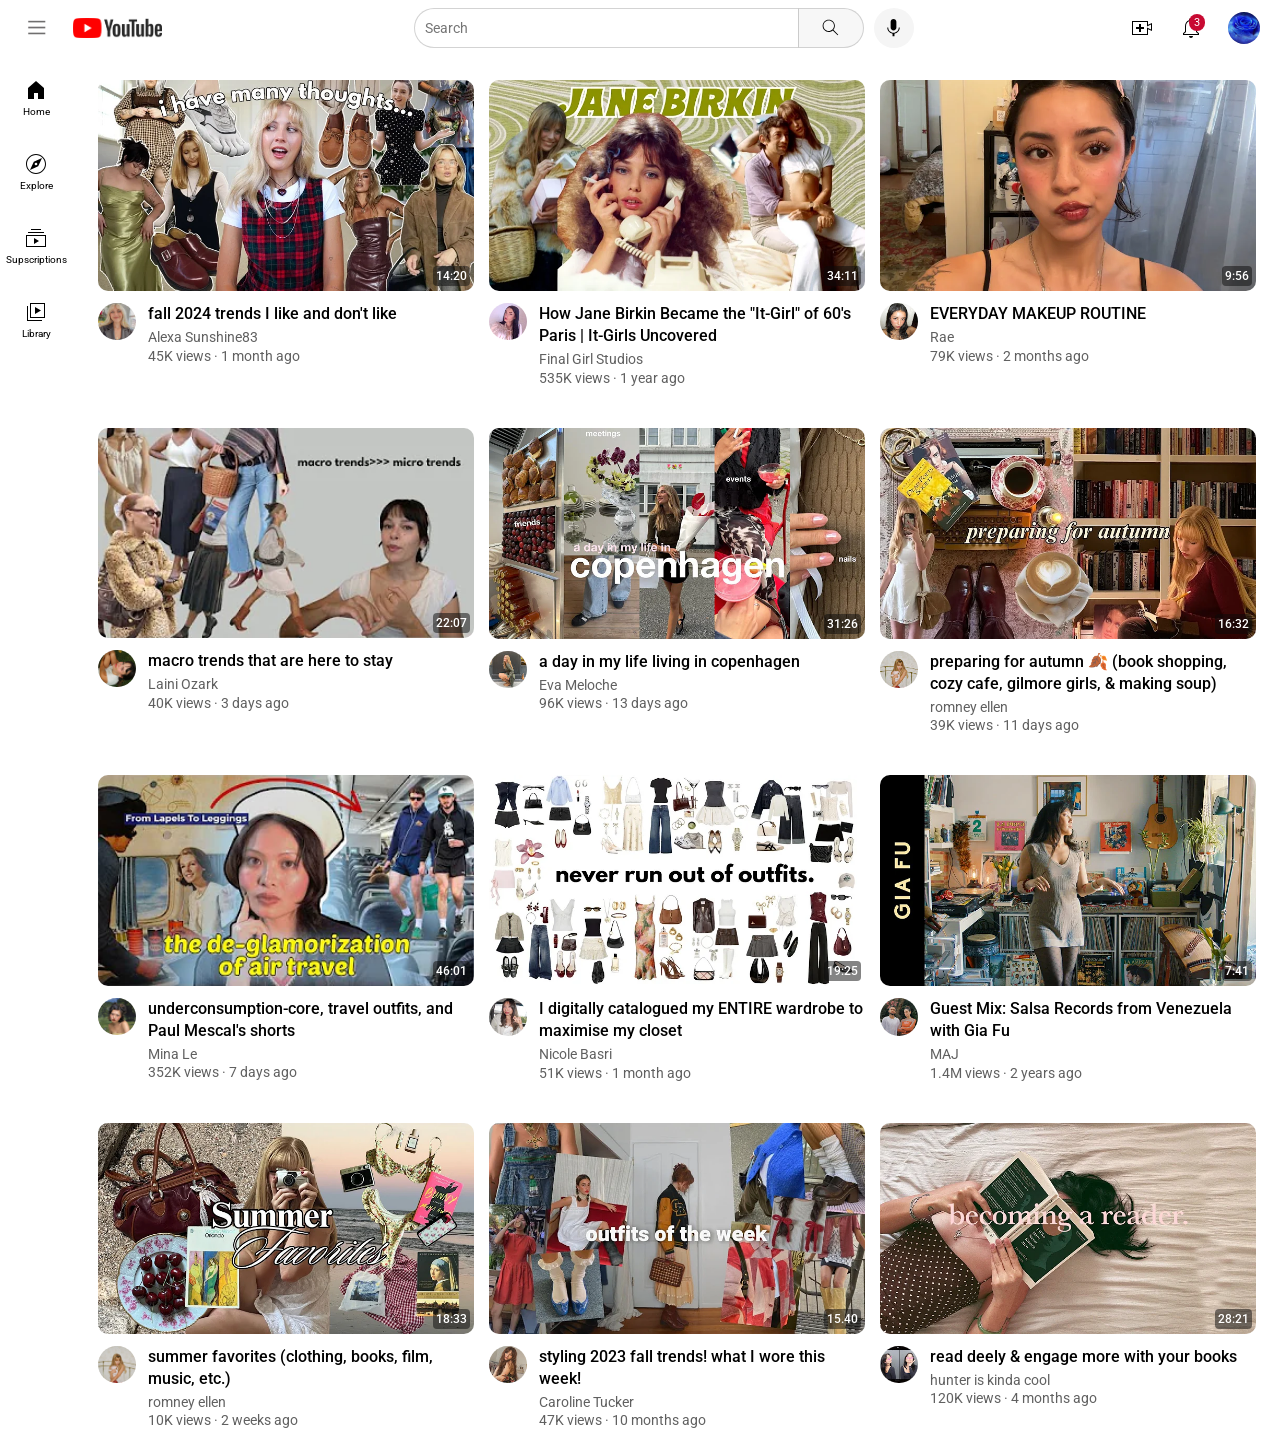
<file: index.html>
<!DOCTYPE html>
<html>
    <head>
        <title>Youtube (saanvi's version)</title>
        
        <link rel="preconnect" href="https://fonts.googleapis.com">
        <link rel="preconnect" href="https://fonts.gstatic.com" crossorigin>
        <link href="https://fonts.googleapis.com/css2?family=Roboto:ital,wght@0,100;0,300;0,400;0,500;0,700;0,900;1,100;1,300;1,400;1,500;1,700;1,900&display=swap" rel="stylesheet">

        <link rel="stylesheet" href = "styles/general.css">
        <link rel="stylesheet" href = "styles/header.css">
        <link rel="stylesheet" href = "styles/video.css">
        <link rel="stylesheet" href = "styles/sidebar.css">
    </head>

    <body>
        <div class="header">
            <div class="left-section">
                <img class='hamburger-menu' src="icons/hamburger-menu.webp">
                <img class='youtube-logo' src="icons/youtube_logo.png">
            </div>

            <div class="middle-section">
                <input class = "search-bar" type = "text" placeholder="Search"> <!-- can also do check for a checkbox -->
                <button class="search-button">
                    <img class = "search-icon" src="icons/glass.svg">
                    <div class = 'tooltip'>Search</div>
                </button>
                <button class="voice-search-button">
                    <img class="voice-search-icon" src ="icons/voice.svg">
                    <div class = 'tooltip'>Search with your voice</div>
                </button>
            </div>

            <div class="right-section">
                <div class ="upload-icon-container">
                    <img class = "upload-icon" src = "icons/upload-video.svg">
                    <div class = 'tooltip'>Create</div>
                </div>
                <div class = 'notifications-icon-container'> <!-- so that we can relative absolute position-->
                    <img class = "notifications-icon" src = "icons/bell.svg">
                    <div class = 'notifications-count'>3</div>
                    <div class = 'tooltip'>Notifications</div>
                </div>
                <img class = "current-user-picture" src = "profile-pics/my_profile_pic.jpg">
            </div>
        </div>

        <nav class="sidebar">
            <div class="sidebar-link">
                <img src="icons/home.svg">
                <div>Home</div>
            </div>
            <div class="sidebar-link">
                <img src="icons/explore.svg">
                <div>Explore</div>
            </div>
            <div class="sidebar-link">
                <img src="icons/subscriptions.svg">
                <div>Supscriptions</div>
            </div>
            <div class="sidebar-link">
                <img src="icons/library.svg">
                <div>Library</div>
            </div>
        </nav> <!-- since it helps with navigation, works same as a div -->

        <main> <!-- contains almost all of the body content -->
            <section class ="video-grid"> <!-- since we could have other sections in the main section -->

                <div class = "video-preview" id = "video1"> 
                    <div class = 'thumbnail-row'> <!--vertical layout div, between thumbnail and info-->  
                        <img class="thumbnail" src ="thumbnails/tn1.webp"> <!-- are both void elements -->
                        <div class="video-time">14:20</div>
                    </div>
                    <div class = "video-info-grid"> 
                        <div class = "channel-picture"> <!--the two horixontal divs, between profile pic and text-->
                            <img class = 'profile-picture' src ="profile-pics/pfp1.jpg">
                        </div> 
                        <div class = "video-info">
                            <!-- text for the first image -->
                            <p class = 'video-title'> fall 2024 trends I like and don't like </p>
                            <p class = 'video-author'> Alexa Sunshine83 </p>
                            <p class = 'video-stats'> 45K views &#183; 1 month ago</p> 
                        </div>  
                    </div>
                </div>
        
                <div class = "video-preview" id = "video2"> 
                    <div class = 'thumbnail-row'> <!--vertical layout div, between thumbnail and info-->  
                        <img class="thumbnail" src = "thumbnails/tn2.webp"> <!-- are both void elements -->
                        <div class="video-time">34:11</div>
                    </div>
                    <div class = "video-info-grid"> 
                        <div class = "channel-picture"> <!--the two horixontal divs, between profile pic and text-->
                            <img class = 'profile-picture' src ="profile-pics/pfp2.jpg">
                        </div> 
                        <div class = "video-info">
                            <!-- text for the second image -->
                            <p class = 'video-title'> How Jane Birkin Became the "It-Girl" of 60's Paris | It-Girls Uncovered</p>
                            <p class = 'video-author'> Final Girl Studios </p>
                            <p class = 'video-stats'> 535K views &#183; 1 year ago</p> 
                        </div>
                    </div>
                </div>
        
                <div class = "video-preview" id = "video3"> 
                    <div class = 'thumbnail-row'> 
                        <img class="thumbnail" src = "thumbnails/tn3.webp"> 
                        <div class="video-time">9:56</div>
                    </div>
                    <div class = "video-info-grid"> 
                        <div class = "channel-picture"> 
                            <img class = 'profile-picture' src ="profile-pics/pfp3.jpg">
                        </div> 
                        <div class = "video-info">
                            <!-- text for the third image -->
                            <p class = 'video-title'> EVERYDAY MAKEUP ROUTINE</p>
                            <p class = 'video-author'> Rae </p>
                            <p class = 'video-stats'> 79K views &#183; 2 months ago</p> 
                        </div>
                    </div>
                </div>
        
                <div class = "video-preview" id = "video4"> 
                    <div class = 'thumbnail-row'> 
                        <img class="thumbnail" src = "thumbnails/tn4.webp">
                        <div class="video-time">22:07</div>
                    </div>
                    <div class = "video-info-grid"> 
                        <div class = "channel-picture">
                            <img class = 'profile-picture' src ="profile-pics/pfp4.jpg">
                        </div> 
                        <div class = "video-info">
                            <!-- text for the fourth image -->
                            <p class = 'video-title'> macro trends that are here to stay</p>
                            <p class = 'video-author'> Laini Ozark </p>
                            <p class = 'video-stats'> 40K views &#183; 3 days ago</p> 
                        </div>
                    </div>
                </div>
        
                <div class = "video-preview" id = "video5"> 
                    <div class = 'thumbnail-row'> 
                        <img class="thumbnail" src = "thumbnails/tn5.webp">
                        <div class="video-time">31:26</div>
                    </div>
                    <div class = "video-info-grid"> 
                        <div class = "channel-picture">
                            <img class = 'profile-picture' src ="profile-pics/pfp5.jpg">
                        </div> 
                        <div class = "video-info">
                            <!-- text for the fifth image -->
                            <p class = 'video-title'> a day in my life living in copenhagen</p>
                            <p class = 'video-author'> Eva Meloche </p>
                            <p class = 'video-stats'> 96K views &#183; 13 days ago</p> 
                        </div>
                    </div>
                </div>
        
                <div class = "video-preview" id = "video6"> 
                    <div class = 'thumbnail-row'> 
                        <img class="thumbnail" src = "thumbnails/tn6.webp">
                        <div class="video-time">16:32</div>
                    </div>
                    <div class = "video-info-grid"> 
                        <div class = "channel-picture">
                            <img class = 'profile-picture' src ="profile-pics/pfp6.jpg">
                        </div> 
                        <div class = "video-info">
                            <!-- text for the sixth image -->
                            <p class = 'video-title'> preparing for autumn 🍂 (book shopping, cozy cafe, gilmore girls, & making soup) </p>
                            <p class = 'video-author'> romney ellen </p>
                            <p class = 'video-stats'> 39K views &#183; 11 days ago</p> 
                        </div>
                    </div>
                </div>
    
                <div class = "video-preview" id = "video7"> 
                    <div class = 'thumbnail-row'> 
                        <img class="thumbnail" src = "thumbnails/tn7.webp">
                        <div class="video-time">46:01</div>
                    </div>
                    <div class = "video-info-grid"> 
                        <div class = "channel-picture">
                            <img class = 'profile-picture' src ="profile-pics/pfp7.jpg">
                        </div> 
                        <div class = "video-info">
                            <!-- text for the seventh image -->
                            <p class = 'video-title'> underconsumption-core, travel outfits, and Paul Mescal&#39;s shorts </p>
                            <p class = 'video-author'> Mina Le </p>
                            <p class = 'video-stats'> 352K views &#183; 7 days ago</p> 
                        </div>
                    </div>
                </div>
    
                <div class = "video-preview" id = "video8"> 
                    <div class = 'thumbnail-row'> 
                        <img class="thumbnail" src = "thumbnails/tn8.webp">
                        <div class="video-time">19:25</div>
                    </div>
                    <div class = "video-info-grid"> 
                        <div class = "channel-picture">
                            <img class = 'profile-picture' src ="profile-pics/pfp8.jpg">
                        </div> 
                        <div class = "video-info">
                            <!-- text for the eighth image -->
                            <p class = 'video-title'> I digitally catalogued my ENTIRE wardrobe to maximise my closet </p>
                            <p class = 'video-author'> Nicole Basri </p>
                            <p class = 'video-stats'> 51K views &#183; 1 month ago</p> 
                        </div>
                    </div>
                </div>
    
                <div class = "video-preview" id = "video9"> 
                    <div class = 'thumbnail-row'> 
                        <img class="thumbnail" src = "thumbnails/tn9.webp">
                        <div class="video-time">7:41</div>
                    </div>
                    <div class = "video-info-grid"> 
                        <div class = "channel-picture">
                            <img class = 'profile-picture' src ="profile-pics/pfp9.jpg">
                        </div> 
                        <div class = "video-info">
                            <!-- text for the ninth image -->
                            <p class = 'video-title'> Guest Mix: Salsa Records from Venezuela with Gia Fu </p>
                            <p class = 'video-author'>  MAJ </p>
                            <p class = 'video-stats'> 1.4M views &#183; 2 years ago</p> 
                        </div>
                    </div>
                </div>
    
                <div class = "video-preview" id = "video10"> 
                    <div class = 'thumbnail-row'> 
                        <img class="thumbnail" src = "thumbnails/tn10.webp">
                        <div class="video-time">18:33</div>
                    </div>
                    <div class = "video-info-grid"> 
                        <div class = "channel-picture">
                            <img class = 'profile-picture' src ="profile-pics/pfp10.jpg">
                        </div> 
                        <div class = "video-info">
                            <!-- text for the tenth image -->
                            <p class = 'video-title'> summer favorites (clothing, books, film, music, etc.) </p>
                            <p class = 'video-author'> romney ellen </p>
                            <p class = 'video-stats'> 10K views &#183; 2 weeks ago</p> 
                        </div>
                    </div>
                </div>
    
                <div class = "video-preview" id = "video11"> 
                    <div class = 'thumbnail-row'> 
                        <img class="thumbnail" src = "thumbnails/tn11.webp">
                        <div class="video-time">15.40</div>
                    </div>
                    <div class = "video-info-grid"> 
                        <div class = "channel-picture">
                            <img class = 'profile-picture' src ="profile-pics/pfp11.jpg">
                        </div> 
                        <div class = "video-info">
                            <!-- text for the eleventh image -->
                            <p class = 'video-title'> styling 2023 fall trends! what I wore this week! </p>
                            <p class = 'video-author'>  Caroline Tucker </p>
                            <p class = 'video-stats'> 47K views &#183; 10 months ago</p> 
                        </div>
                    </div>
                </div>
    
                <div class = "video-preview" id = "video12"> 
                    <div class = 'thumbnail-row'> 
                        <img class="thumbnail" src = "thumbnails/tn12.webp">
                        <div class="video-time">28:21</div>
                    </div>
                    <div class = "video-info-grid"> 
                        <div class = "channel-picture">
                            <img class = 'profile-picture' src ="profile-pics/pfp12.jpg">
                        </div> 
                        <div class = "video-info">
                            <!-- text for the twevlth image -->
                            <p class = 'video-title'> read deely & engage more with your books </p>
                            <p class = 'video-author'>  hunter is kinda cool </p>
                            <p class = 'video-stats'> 120K views &#183; 4 months ago</p> 
                        </div>
                    </div>
                </div>
        
            </section>
        </main>
    
    </body>
</html>


<!-- paragaph by default is a block element, takes up the whole line (same with div)-->
<!-- image and input elements are inline block elemnts, and only take up as much space -->
<!-- finally inline element, which appears within a line of text, like bold-->
</file>
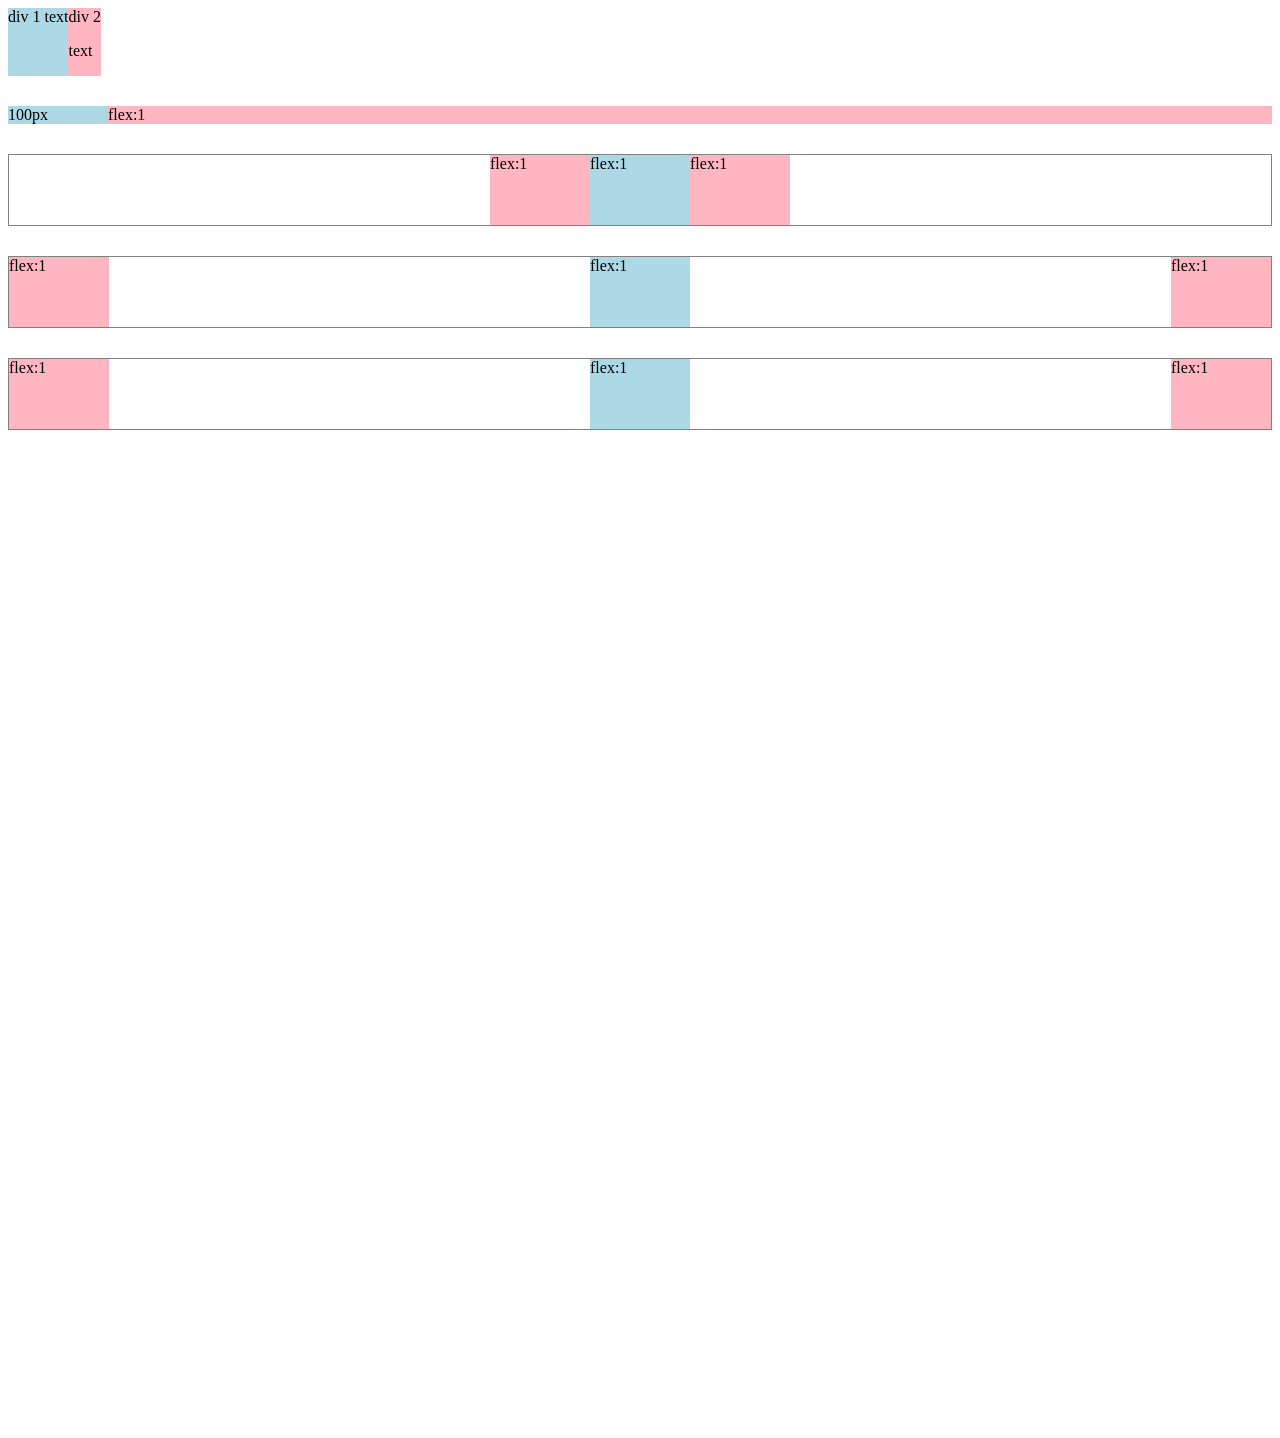
<file: flexbox.html>
<!DOCTYPE html>
<html>
    <head>
        <title>Flexbox Practice</title>
    </head>
    <body style="padding-bottom: 1000px;">
        <div style="
            display:flex;
            flex-direction: row;
            ">
            <div style="background-color: 
            lightblue;">div 1 text</div>
            <!-- divs inside a flexbox (these two), now behave like inline block elements-->
            <!-- is flexible to make it as long or tall as we need to, maintains alignement-->
            <div style="background-color:
            lightpink;">div 2 <p>text</p></div>
        </div>



        <div style="
            margin-top: 30px;
            display:flex;
            flex-direction: row;
            ">

            <div style="
            background-color: lightblue;
            width:100px;
            ">100px</div>
            
            <div style="
            background-color: lightpink;
            flex: 1;
            "> flex:1</div> <!-- flex: 1 makes it take up the remaining amount of space -->
        </div>



        <div style="
            margin-top: 30px;
            height: 70px; 
            border: 1px;
            border-style: solid;
            border-color: grey;
            display:flex;
            flex-direction: row;
            justify-content: center;
            ">
            
            <div style="
            background-color: lightpink;
            width: 100px;
            "> flex:1</div> <!-- flex: 1 makes it take up the remaining amount of space -->

            <div style="
            background-color: lightblue;
            width: 100px;
            "> flex:1</div>
        
            <div style="
            background-color: lightpink;
            width: 100px;
            "> flex:1</div> <!-- same as fr in grid -->
            <!-- different from grid because ELEMENTS take their layout with them, flexible layout -->
            
        </div>



        <div style="
            margin-top: 30px;
            height: 70px; 
            border: 1px;
            border-style: solid;
            border-color: grey;
            display:flex;
            flex-direction: row;
            justify-content: space-between;
            "> <!-- spreads elements evenly -->
            
            <div style="
            background-color: lightpink;
            width: 100px;
            "> flex:1</div> <!-- flex: 1 makes it take up the remaining amount of space -->

            <div style="
            background-color: lightblue;
            width: 100px;
            "> flex:1</div>
        
            <div style="
            background-color: lightpink;
            width: 100px;
            "> flex:1</div> <!-- same as fr in grid -->
            <!-- different from grid because ELEMENTS take their layout with them, flexible layout -->
            
        </div>


        <div style="
            margin-top: 30px;
            height: 70px; 
            border: 1px;
            border-style: solid;
            border-color: grey;
            display:flex;
            flex-direction: row;
            justify-content: space-between;
            align-items: full;
            "> <!-- spreads elements evenly -->
            
            <div style="
            background-color: lightpink;
            width: 100px;
            "> flex:1</div> <!-- flex: 1 makes it take up the remaining amount of space -->

            <div style="
            background-color: lightblue;
            width: 100px;
            "> flex:1</div>
        
            <div style="
            background-color: lightpink;
            width: 100px;
            "> flex:1</div> <!-- same as fr in grid -->
            <!-- different from grid because ELEMENTS take their layout with them, flexible layout -->
            
        </div>





    </body>
</html>

<!--Similar to grid but more flexible -->
</file>
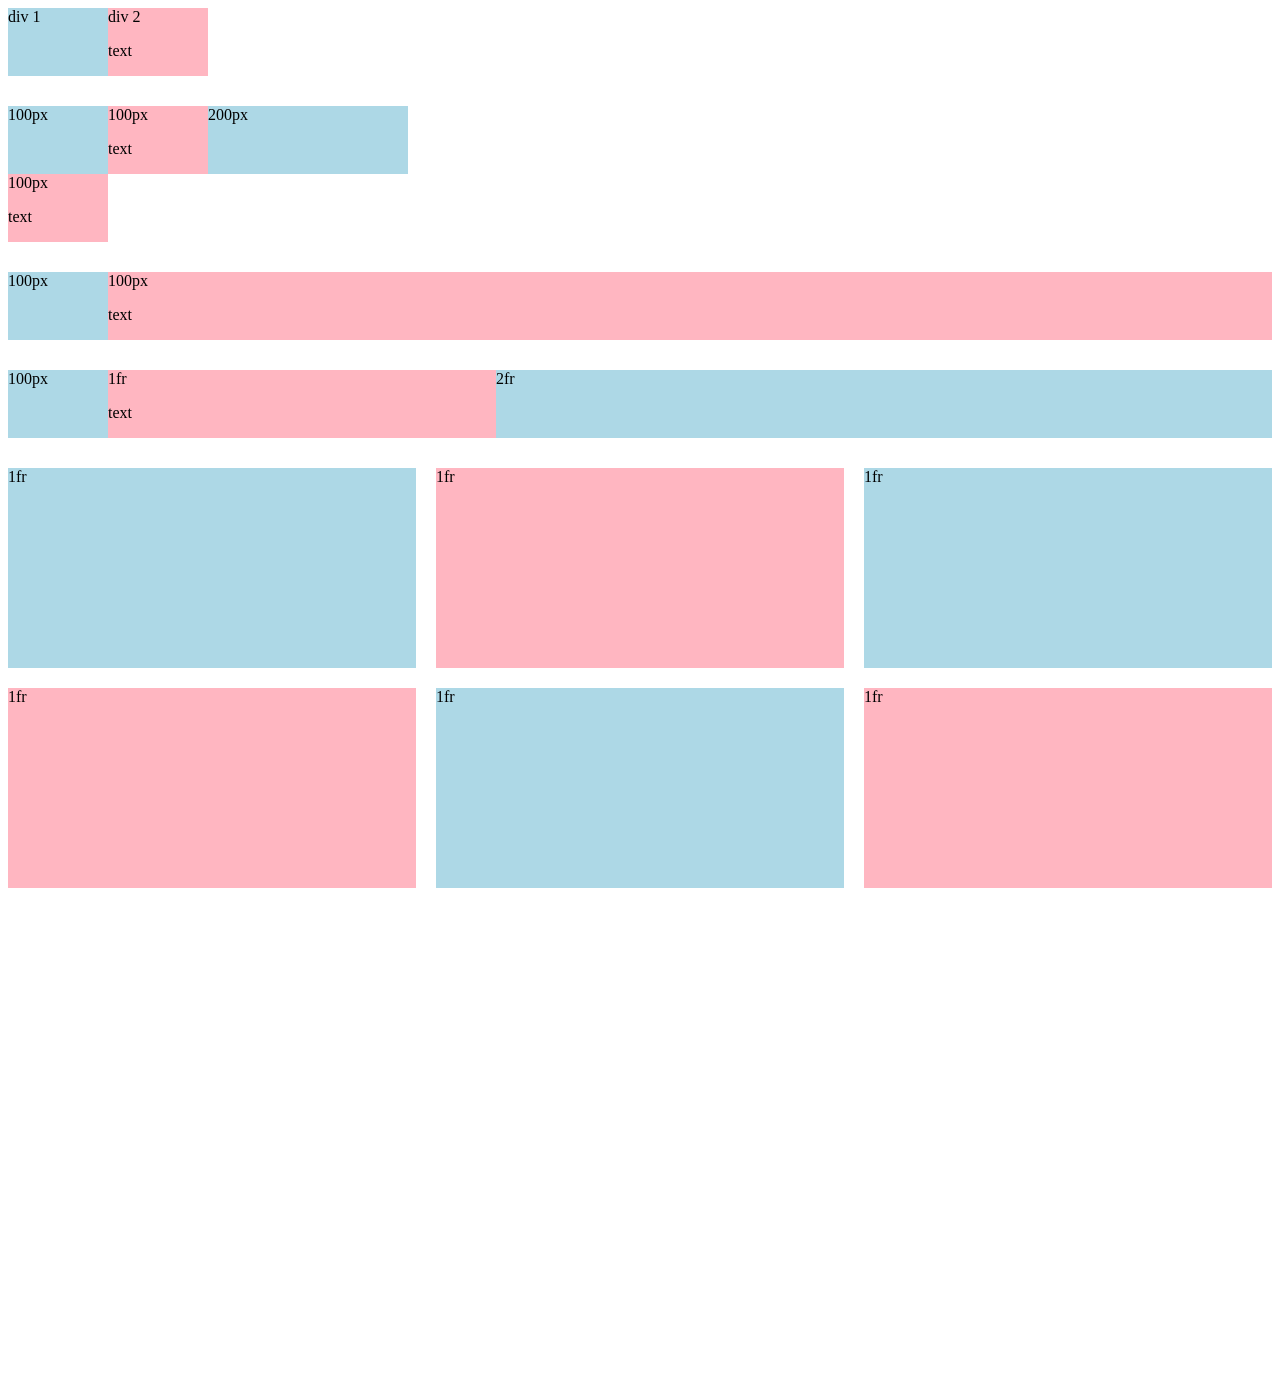
<file: grid.html>
<!DOCTYPE html>
<html>
    <head>
        <title>Grid Practice</title>
    </head>
    <body style="padding-bottom: 500px;">
        <div style = "display: grid;
          grid-template-columns: 100px 100px; 
          "> <!-- is a 1 by 2 grid, each 100px wide -->
            <div style="background-color: lightblue;">div 1</div> <!--inline css style-->
            <div style ="background-color: lightpink;">div 2 <p>text</p></div> <!--maintains it-->
        </div>


        <div style = "
          margin-top: 30px;
          display: grid;
          grid-template-columns: 100px 100px 200px; 
          "> <!-- is a 1 by 2 grid, each 100px wide -->
            <div style="background-color: lightblue;">100px</div> <!--inline css style-->
            <div style ="background-color: lightpink;">100px <p>text</p></div> <!--maintains it-->
            <div style = "background-color: lightblue;">200px</div>
            <div style ="background-color: lightpink;">100px <p>text</p></div> 
            <!--will wrap around to create a new row-->
        </div>



        <div style = "
          margin-top: 30px;
          display: grid;
          grid-template-columns: 100px 1fr;"> <!--fr means it takes up the free space left-->
            <div style="background-color: lightblue;">100px</div> <!--inline css style-->
            <div style ="background-color: lightpink;">100px <p>text</p></div> <!--maintains it-->      
        </div>

        <div style = "
          margin-top: 30px;
          display: grid;
          grid-template-columns: 100px 1fr 2fr;"> <!--fr means it takes up the free space left-->
            <div style="background-color: lightblue;">100px</div> <!--inline css style-->
            <div style ="background-color: lightpink;">1fr <p>text</p></div> <!--takes 1/3 of remaining space-->
            <div style="background-color: lightblue;">2fr</div> 
        </div>


        <!--want three columns of equal size that resize-->
        <div style = "
          margin-top: 30px;
          display: grid;
          grid-template-columns: 1fr 1fr 1fr; 
          column-gap: 20px;
          row-gap: 20px; "> <!--fr means it takes up the free space, divide equally-->
            <div style="background-color: lightblue; height: 200px;">1fr</div> <!--inline css style-->
            <div style ="background-color: lightpink; height: 200px;">1fr </div> <!--takes 1/3 of remaining space-->
            <div style="background-color: lightblue; height: 200px;">1fr</div>
            <div style ="background-color: lightpink; height: 200px;">1fr </div> 
            <div style="background-color: lightblue; height: 200px;">1fr</div> 
            <div style ="background-color: lightpink; height: 200px;">1fr </div> 
        </div>

    </body>
</html>
</file>
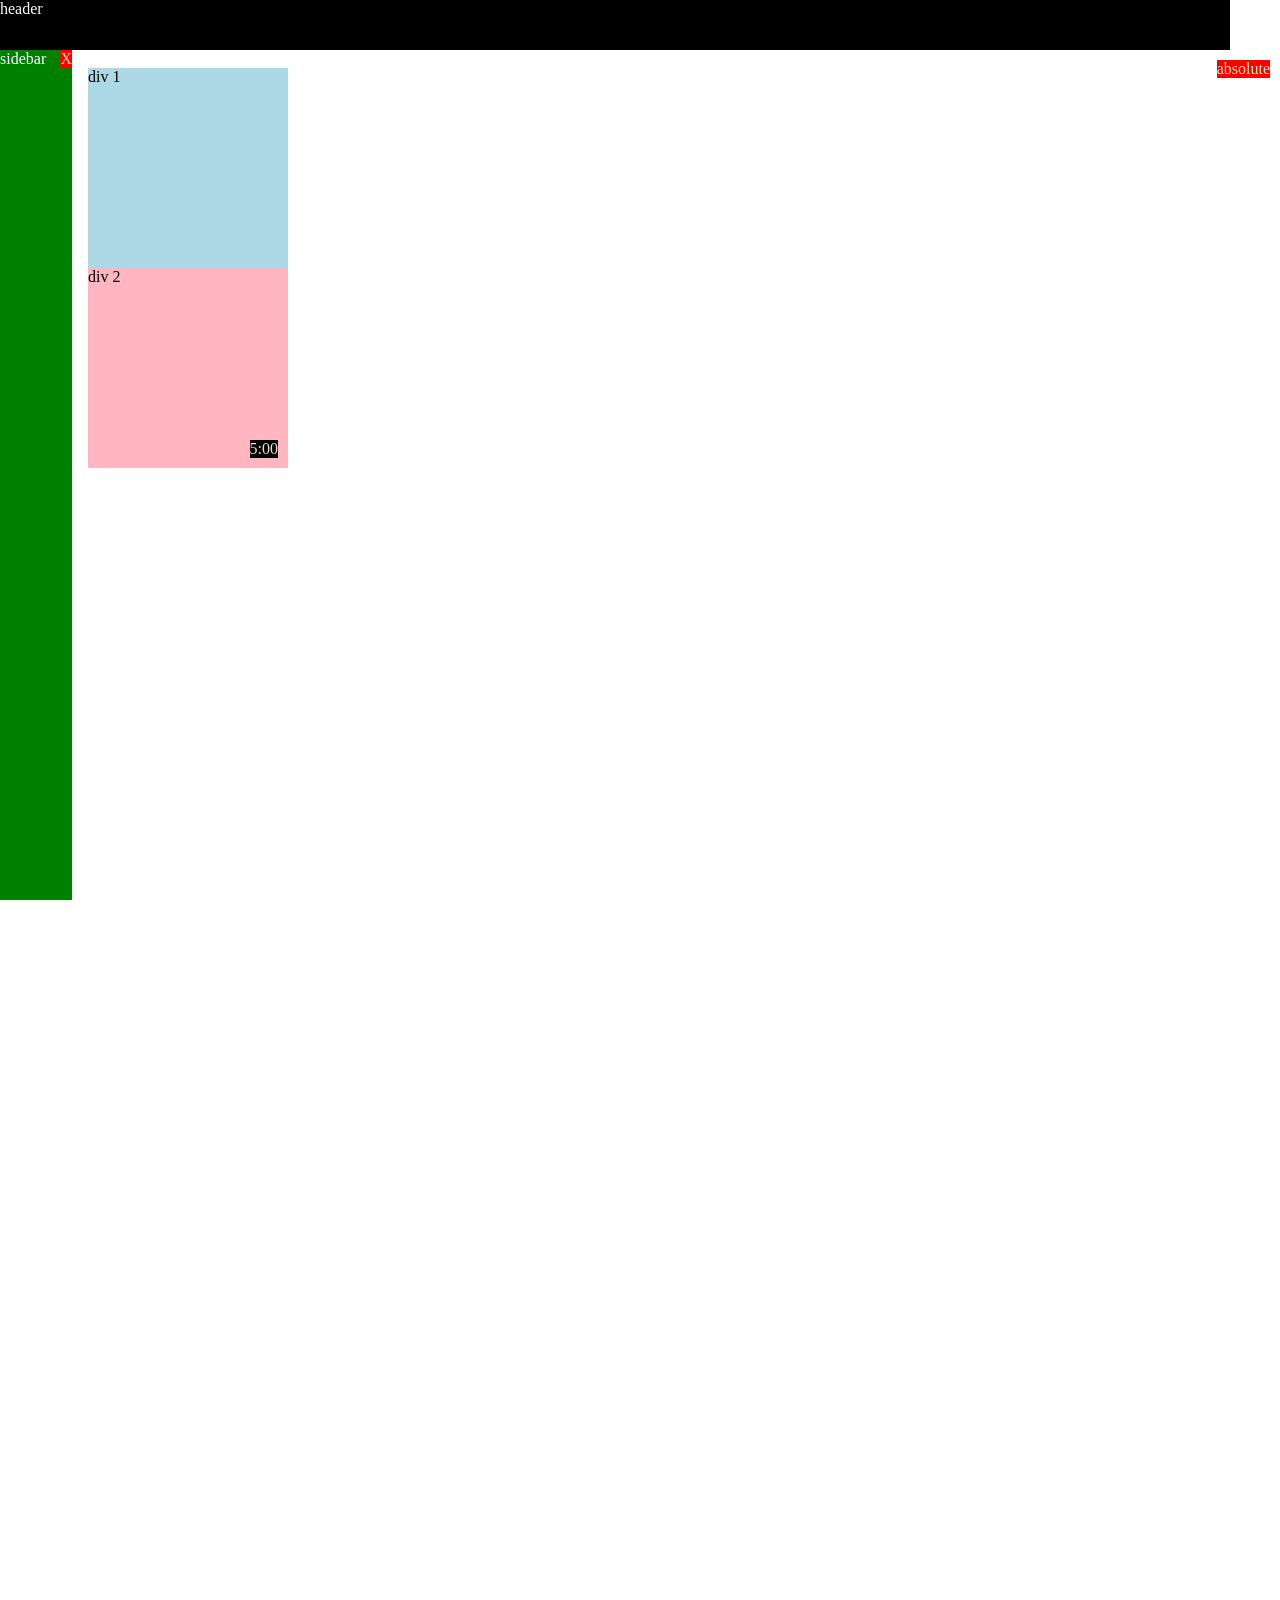
<file: position.html>
<!DOCTYPE html>
<html>
    <head>
        <title>Position Practice</title>
    </head>
    <body style = "
        height: 3000px;
        padding-top: 60px;
        padding-left: 80px">

        <div style = "background-color: green;
        color:white;
        position:fixed;
        left:0px;
        bottom: 0px;
        top: 50px;
        width: 72px;
        ">sidebar
            <div style ="
            position: absolute;
            background-color: red;
            color: wheat;
            right: 0px; 
            top: 0px;
            ">X</div>
        </div>
        <!-- when an absolute position is inside a fixed one, 
         it is positioned relative to that, like the timestamps of videos 
         or the notification count on the icon-->

        <div style ="
        position: absolute;
        background-color: red;
        color: wheat;
        right: 10px; 
        top: 60px;
        ">absolute</div>
        <!-- absolute positions it on the page, so it
         doenst move when you scroll down, but fixed makes it the 
         same distance in your browser window, so it will stay 
         there when you scroll relative -->

         <!-- will appear OVER THE HEADER, since its written later in code 
          to override this, we need to use z-index: <some value> 
          where the higher values take more precedent, and default = 0
          so if we set header z-index to 1 it will cover the red absolute 
          when we scroll and it overlaps-->

        <div style = "background-color: black;
        color: white;
        position: fixed;
        top: 0px;
        left: 0px;
        right: 50px;
        height: 50px;
        ">header</div>

        <div style="background-color: lightblue;
        height:200px; 
        width: 200px;
        position:static; 
        ">div 1</div>

        <div style = "background-color: lightpink;
        height: 200px;
        width: 200px;
        position: relative;
        ">div 2
            <div style ="
            position: absolute;
            background-color: black;
            color: wheat;
            right: 10px; 
            bottom: 10px;
            ">5:00</div>
        </div>
        <!-- when position absolute is inside a position RELATIVE, 
         it will be displayed on the element, not the page
         and it will be displayed norml-->

    </body>
</html>
</file>
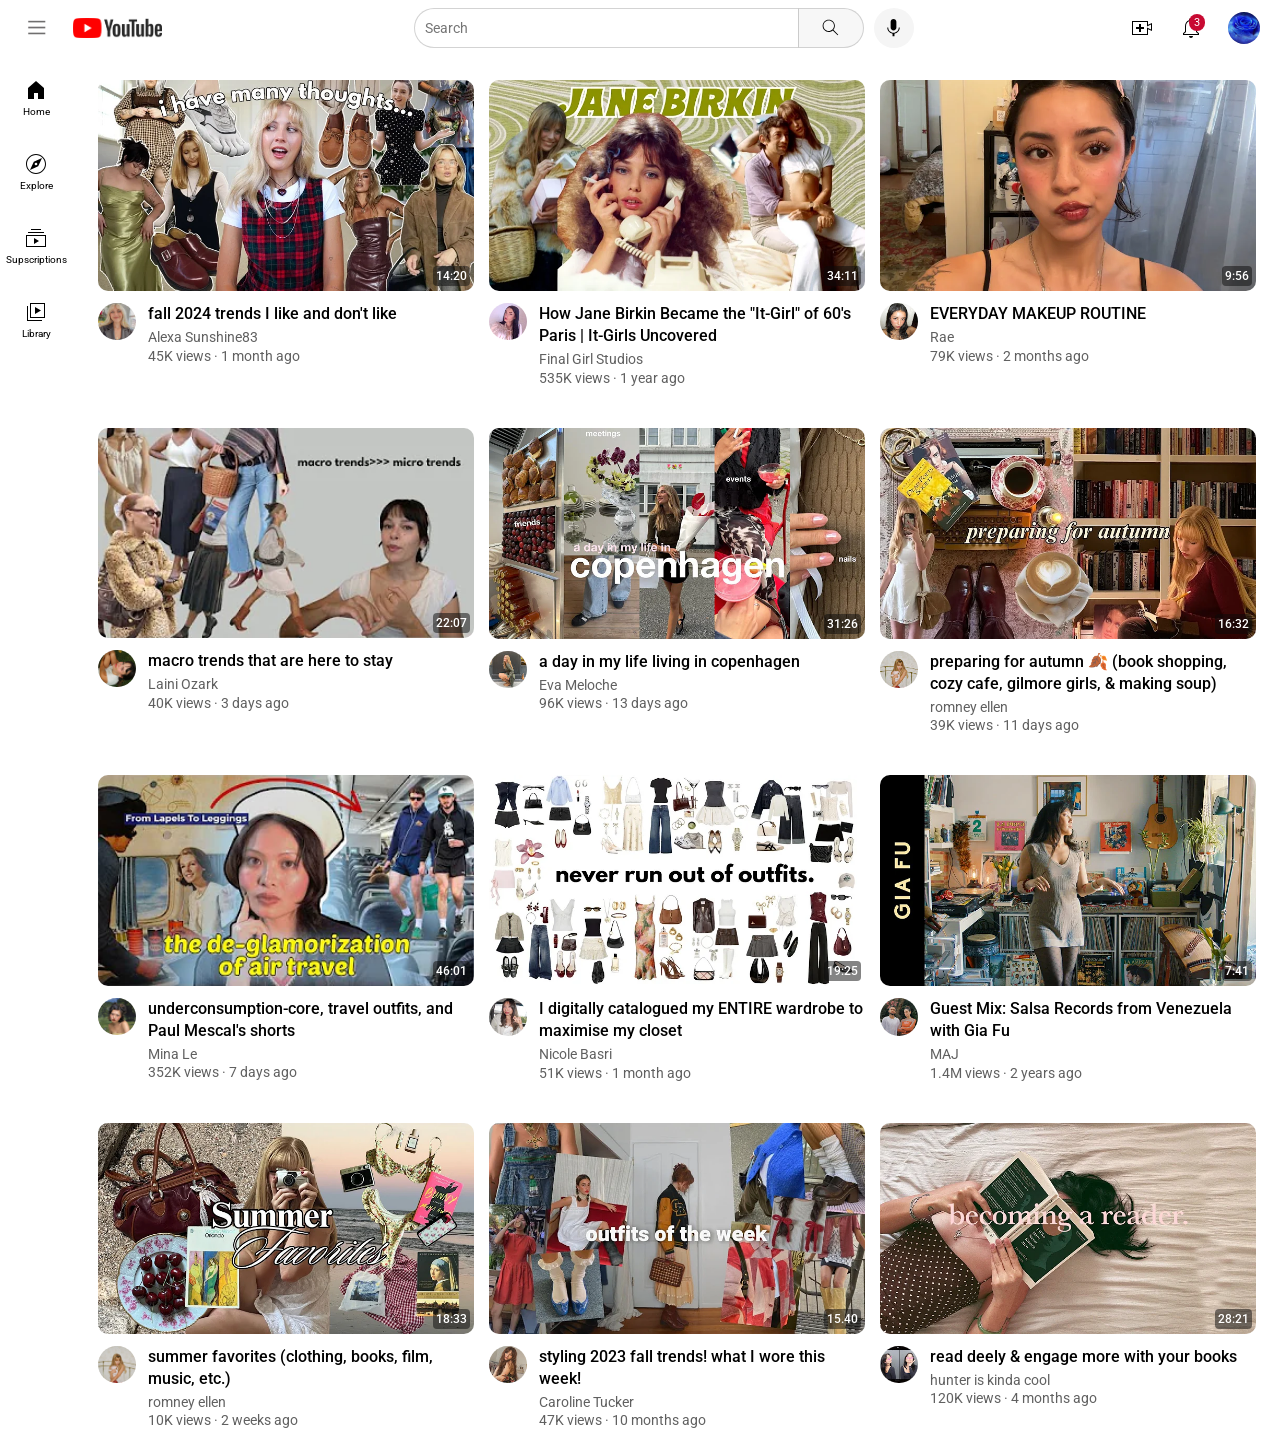
<file: youtube.html>
<!DOCTYPE html>
<html>
    <head>
        <title>Youtube (saanvi's version)</title>
        
        <link rel="preconnect" href="https://fonts.googleapis.com">
        <link rel="preconnect" href="https://fonts.gstatic.com" crossorigin>
        <link href="https://fonts.googleapis.com/css2?family=Roboto:ital,wght@0,100;0,300;0,400;0,500;0,700;0,900;1,100;1,300;1,400;1,500;1,700;1,900&display=swap" rel="stylesheet">

        <link rel="stylesheet" href = "styles/general.css">
        <link rel="stylesheet" href = "styles/header.css">
        <link rel="stylesheet" href = "styles/video.css">
        <link rel="stylesheet" href = "styles/sidebar.css">
    </head>

    <body>
        <div class="header">
            <div class="left-section">
                <img class='hamburger-menu' src="icons/hamburger-menu.webp">
                <img class='youtube-logo' src="icons/youtube_logo.png">
            </div>

            <div class="middle-section">
                <input class = "search-bar" type = "text" placeholder="Search"> <!-- can also do check for a checkbox -->
                <button class="search-button">
                    <img class = "search-icon" src="icons/glass.svg">
                    <div class = 'tooltip'>Search</div>
                </button>
                <button class="voice-search-button">
                    <img class="voice-search-icon" src ="icons/voice.svg">
                    <div class = 'tooltip'>Search with your voice</div>
                </button>
            </div>

            <div class="right-section">
                <div class ="upload-icon-container">
                    <img class = "upload-icon" src = "icons/upload-video.svg">
                    <div class = 'tooltip'>Create</div>
                </div>
                <div class = 'notifications-icon-container'> <!-- so that we can relative absolute position-->
                    <img class = "notifications-icon" src = "icons/bell.svg">
                    <div class = 'notifications-count'>3</div>
                    <div class = 'tooltip'>Notifications</div>
                </div>
                <img class = "current-user-picture" src = "profile-pics/my_profile_pic.jpg">
            </div>
        </div>

        <nav class="sidebar">
            <div class="sidebar-link">
                <img src="icons/home.svg">
                <div>Home</div>
            </div>
            <div class="sidebar-link">
                <img src="icons/explore.svg">
                <div>Explore</div>
            </div>
            <div class="sidebar-link">
                <img src="icons/subscriptions.svg">
                <div>Supscriptions</div>
            </div>
            <div class="sidebar-link">
                <img src="icons/library.svg">
                <div>Library</div>
            </div>
        </nav> <!-- since it helps with navigation, works same as a div -->

        <main> <!-- contains almost all of the body content -->
            <section class ="video-grid"> <!-- since we could have other sections in the main section -->

                <div class = "video-preview" id = "video1"> 
                    <div class = 'thumbnail-row'> <!--vertical layout div, between thumbnail and info-->  
                        <img class="thumbnail" src ="thumbnails/tn1.webp"> <!-- are both void elements -->
                        <div class="video-time">14:20</div>
                    </div>
                    <div class = "video-info-grid"> 
                        <div class = "channel-picture"> <!--the two horixontal divs, between profile pic and text-->
                            <img class = 'profile-picture' src ="profile-pics/pfp1.jpg">
                        </div> 
                        <div class = "video-info">
                            <!-- text for the first image -->
                            <p class = 'video-title'> fall 2024 trends I like and don't like </p>
                            <p class = 'video-author'> Alexa Sunshine83 </p>
                            <p class = 'video-stats'> 45K views &#183; 1 month ago</p> 
                        </div>  
                    </div>
                </div>
        
                <div class = "video-preview" id = "video2"> 
                    <div class = 'thumbnail-row'> <!--vertical layout div, between thumbnail and info-->  
                        <img class="thumbnail" src = "thumbnails/tn2.webp"> <!-- are both void elements -->
                        <div class="video-time">34:11</div>
                    </div>
                    <div class = "video-info-grid"> 
                        <div class = "channel-picture"> <!--the two horixontal divs, between profile pic and text-->
                            <img class = 'profile-picture' src ="profile-pics/pfp2.jpg">
                        </div> 
                        <div class = "video-info">
                            <!-- text for the second image -->
                            <p class = 'video-title'> How Jane Birkin Became the "It-Girl" of 60's Paris | It-Girls Uncovered</p>
                            <p class = 'video-author'> Final Girl Studios </p>
                            <p class = 'video-stats'> 535K views &#183; 1 year ago</p> 
                        </div>
                    </div>
                </div>
        
                <div class = "video-preview" id = "video3"> 
                    <div class = 'thumbnail-row'> 
                        <img class="thumbnail" src = "thumbnails/tn3.webp"> 
                        <div class="video-time">9:56</div>
                    </div>
                    <div class = "video-info-grid"> 
                        <div class = "channel-picture"> 
                            <img class = 'profile-picture' src ="profile-pics/pfp3.jpg">
                        </div> 
                        <div class = "video-info">
                            <!-- text for the third image -->
                            <p class = 'video-title'> EVERYDAY MAKEUP ROUTINE</p>
                            <p class = 'video-author'> Rae </p>
                            <p class = 'video-stats'> 79K views &#183; 2 months ago</p> 
                        </div>
                    </div>
                </div>
        
                <div class = "video-preview" id = "video4"> 
                    <div class = 'thumbnail-row'> 
                        <img class="thumbnail" src = "thumbnails/tn4.webp">
                        <div class="video-time">22:07</div>
                    </div>
                    <div class = "video-info-grid"> 
                        <div class = "channel-picture">
                            <img class = 'profile-picture' src ="profile-pics/pfp4.jpg">
                        </div> 
                        <div class = "video-info">
                            <!-- text for the fourth image -->
                            <p class = 'video-title'> macro trends that are here to stay</p>
                            <p class = 'video-author'> Laini Ozark </p>
                            <p class = 'video-stats'> 40K views &#183; 3 days ago</p> 
                        </div>
                    </div>
                </div>
        
                <div class = "video-preview" id = "video5"> 
                    <div class = 'thumbnail-row'> 
                        <img class="thumbnail" src = "thumbnails/tn5.webp">
                        <div class="video-time">31:26</div>
                    </div>
                    <div class = "video-info-grid"> 
                        <div class = "channel-picture">
                            <img class = 'profile-picture' src ="profile-pics/pfp5.jpg">
                        </div> 
                        <div class = "video-info">
                            <!-- text for the fifth image -->
                            <p class = 'video-title'> a day in my life living in copenhagen</p>
                            <p class = 'video-author'> Eva Meloche </p>
                            <p class = 'video-stats'> 96K views &#183; 13 days ago</p> 
                        </div>
                    </div>
                </div>
        
                <div class = "video-preview" id = "video6"> 
                    <div class = 'thumbnail-row'> 
                        <img class="thumbnail" src = "thumbnails/tn6.webp">
                        <div class="video-time">16:32</div>
                    </div>
                    <div class = "video-info-grid"> 
                        <div class = "channel-picture">
                            <img class = 'profile-picture' src ="profile-pics/pfp6.jpg">
                        </div> 
                        <div class = "video-info">
                            <!-- text for the sixth image -->
                            <p class = 'video-title'> preparing for autumn 🍂 (book shopping, cozy cafe, gilmore girls, & making soup) </p>
                            <p class = 'video-author'> romney ellen </p>
                            <p class = 'video-stats'> 39K views &#183; 11 days ago</p> 
                        </div>
                    </div>
                </div>
    
                <div class = "video-preview" id = "video7"> 
                    <div class = 'thumbnail-row'> 
                        <img class="thumbnail" src = "thumbnails/tn7.webp">
                        <div class="video-time">46:01</div>
                    </div>
                    <div class = "video-info-grid"> 
                        <div class = "channel-picture">
                            <img class = 'profile-picture' src ="profile-pics/pfp7.jpg">
                        </div> 
                        <div class = "video-info">
                            <!-- text for the seventh image -->
                            <p class = 'video-title'> underconsumption-core, travel outfits, and Paul Mescal&#39;s shorts </p>
                            <p class = 'video-author'> Mina Le </p>
                            <p class = 'video-stats'> 352K views &#183; 7 days ago</p> 
                        </div>
                    </div>
                </div>
    
                <div class = "video-preview" id = "video8"> 
                    <div class = 'thumbnail-row'> 
                        <img class="thumbnail" src = "thumbnails/tn8.webp">
                        <div class="video-time">19:25</div>
                    </div>
                    <div class = "video-info-grid"> 
                        <div class = "channel-picture">
                            <img class = 'profile-picture' src ="profile-pics/pfp8.jpg">
                        </div> 
                        <div class = "video-info">
                            <!-- text for the eighth image -->
                            <p class = 'video-title'> I digitally catalogued my ENTIRE wardrobe to maximise my closet </p>
                            <p class = 'video-author'> Nicole Basri </p>
                            <p class = 'video-stats'> 51K views &#183; 1 month ago</p> 
                        </div>
                    </div>
                </div>
    
                <div class = "video-preview" id = "video9"> 
                    <div class = 'thumbnail-row'> 
                        <img class="thumbnail" src = "thumbnails/tn9.webp">
                        <div class="video-time">7:41</div>
                    </div>
                    <div class = "video-info-grid"> 
                        <div class = "channel-picture">
                            <img class = 'profile-picture' src ="profile-pics/pfp9.jpg">
                        </div> 
                        <div class = "video-info">
                            <!-- text for the ninth image -->
                            <p class = 'video-title'> Guest Mix: Salsa Records from Venezuela with Gia Fu </p>
                            <p class = 'video-author'>  MAJ </p>
                            <p class = 'video-stats'> 1.4M views &#183; 2 years ago</p> 
                        </div>
                    </div>
                </div>
    
                <div class = "video-preview" id = "video10"> 
                    <div class = 'thumbnail-row'> 
                        <img class="thumbnail" src = "thumbnails/tn10.webp">
                        <div class="video-time">18:33</div>
                    </div>
                    <div class = "video-info-grid"> 
                        <div class = "channel-picture">
                            <img class = 'profile-picture' src ="profile-pics/pfp10.jpg">
                        </div> 
                        <div class = "video-info">
                            <!-- text for the tenth image -->
                            <p class = 'video-title'> summer favorites (clothing, books, film, music, etc.) </p>
                            <p class = 'video-author'> romney ellen </p>
                            <p class = 'video-stats'> 10K views &#183; 2 weeks ago</p> 
                        </div>
                    </div>
                </div>
    
                <div class = "video-preview" id = "video11"> 
                    <div class = 'thumbnail-row'> 
                        <img class="thumbnail" src = "thumbnails/tn11.webp">
                        <div class="video-time">15.40</div>
                    </div>
                    <div class = "video-info-grid"> 
                        <div class = "channel-picture">
                            <img class = 'profile-picture' src ="profile-pics/pfp11.jpg">
                        </div> 
                        <div class = "video-info">
                            <!-- text for the eleventh image -->
                            <p class = 'video-title'> styling 2023 fall trends! what I wore this week! </p>
                            <p class = 'video-author'>  Caroline Tucker </p>
                            <p class = 'video-stats'> 47K views &#183; 10 months ago</p> 
                        </div>
                    </div>
                </div>
    
                <div class = "video-preview" id = "video12"> 
                    <div class = 'thumbnail-row'> 
                        <img class="thumbnail" src = "thumbnails/tn12.webp">
                        <div class="video-time">28:21</div>
                    </div>
                    <div class = "video-info-grid"> 
                        <div class = "channel-picture">
                            <img class = 'profile-picture' src ="profile-pics/pfp12.jpg">
                        </div> 
                        <div class = "video-info">
                            <!-- text for the twevlth image -->
                            <p class = 'video-title'> read deely & engage more with your books </p>
                            <p class = 'video-author'>  hunter is kinda cool </p>
                            <p class = 'video-stats'> 120K views &#183; 4 months ago</p> 
                        </div>
                    </div>
                </div>
        
            </section>
        </main>
    
    </body>
</html>


<!-- paragaph by default is a block element, takes up the whole line (same with div)-->
<!-- image and input elements are inline block elemnts, and only take up as much space -->
<!-- finally inline element, which appears within a line of text, like bold-->
</file>
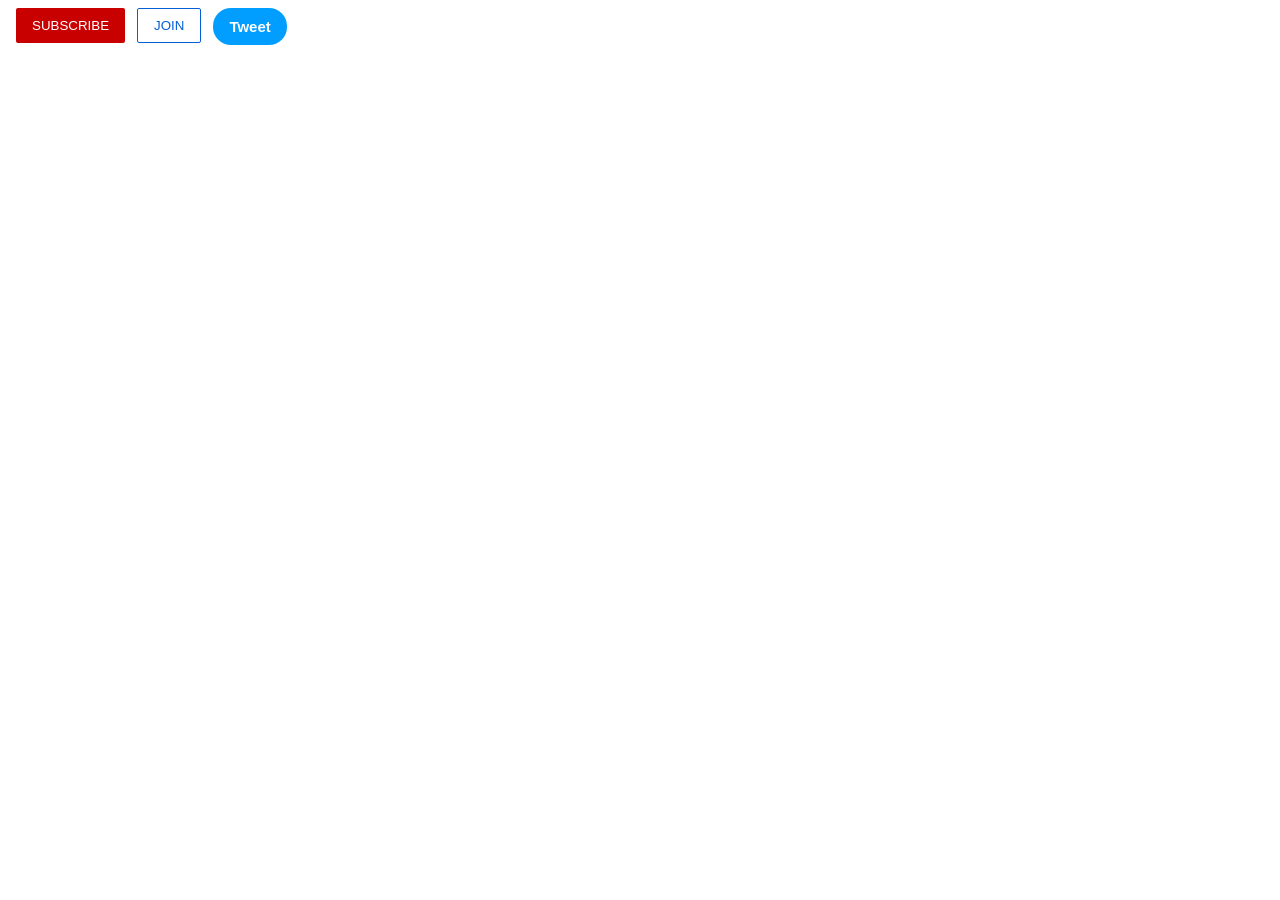
<file: into-to-html/buttons.html>
<!--Want to create subscribe, like and tweet buttons-->
<!--Lesson 2: BUTTONS, 3: Hovers, transitions, shadows
           4: Tools and CSS Box Model -->


<!DOCTYPE html>
<html>
    <head>
        <title>Buttons Practice</title>
        <link rel="stylesheet" href="styles/buttons.css"> <!--paste the entire filepath-->
        <!-- is a void element so doesn't need a closing tag-->
    </head>
    <body>
        <button class = "subscribe-button"> SUBSCRIBE</button>
        <button class ="join-button">JOIN </button>
        <button class ="tweet-button">Tweet</button>
    </body>
</html>
</file>
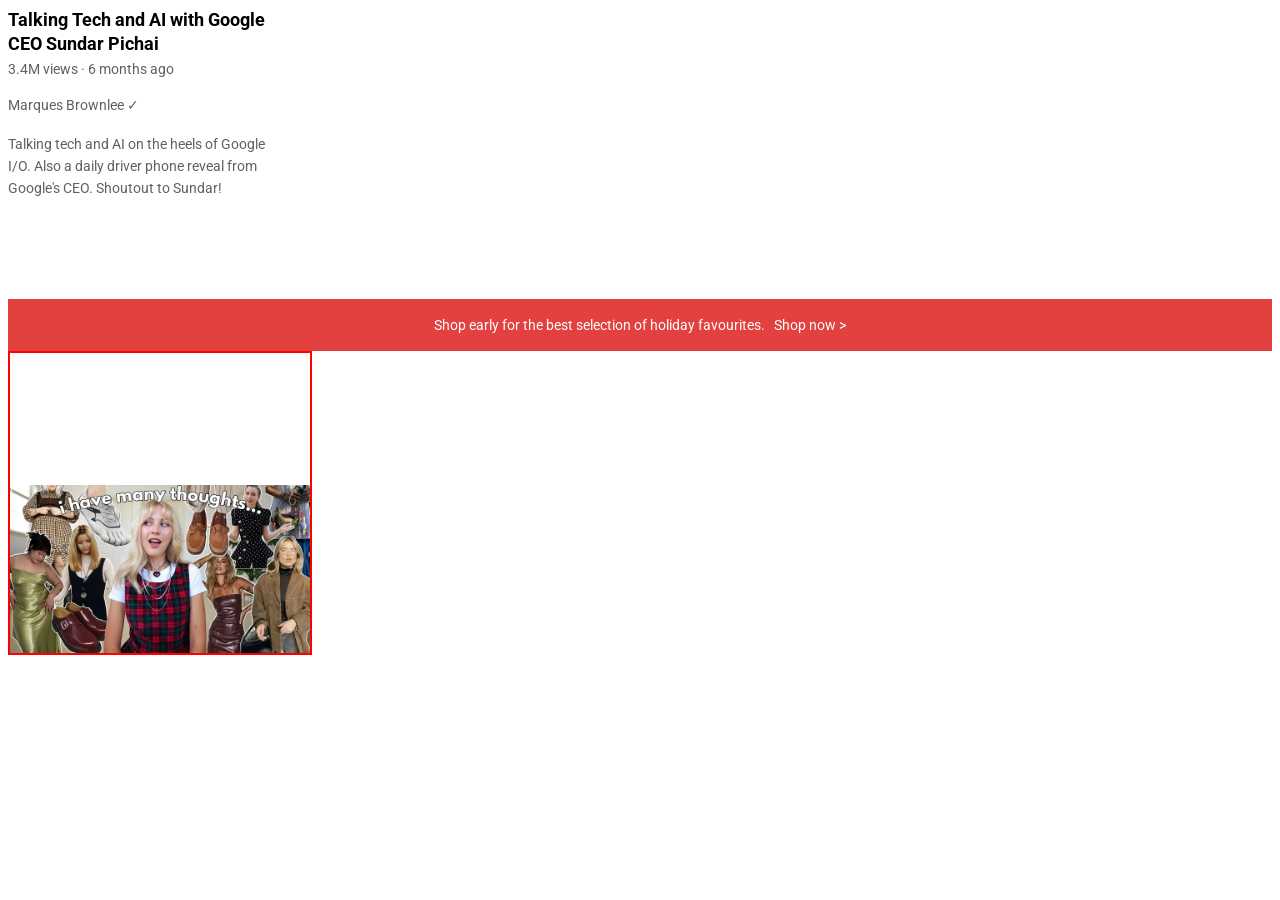
<file: into-to-html/text.html>
<!--Lesson 5: Text Styles-->

<!DOCTYPE html>
<html>
    <head>
        <title>Text Practice</title>

        <link rel="preconnect" href="https://fonts.googleapis.com">
        <link rel="preconnect" href="https://fonts.gstatic.com" crossorigin>
        <link href="https://fonts.googleapis.com/css2?family=Roboto:ital,wght@0,100;0,300;0,400;0,500;0,700;0,900;1,100;1,300;1,400;1,500;1,700;1,900&display=swap" 
        rel="stylesheet"> <!--loads a font, change to roboto in css file-->
        
        <link rel="stylesheet" href = 'styles/text.css'>
    </head>
    <body>
        <p class="video-title"> 
            Talking Tech and AI with Google CEO Sundar Pichai
        </p>
        
        <p class="video-stats"> 
            3.4M views &#183; 6 months ago 
            <!-- &#183 is a way to make a dot-->
            <!-- Paragraphs by default have margin at top and bottom, ~14px-->
        </p>
        
        <p class="video-author">
            Marques Brownlee &#10003;
        </p>
        
        <p class ="video-description">
            Talking tech and AI on the heels of Google I/O. 
            Also a daily driver phone reveal from Google's CEO. Shoutout to Sundar!
        </p>
        
        <p class="apple-text"> 
            Shop early for the best selection of holiday favourites. <span class="shop-link">Shop now &gt; </span>
        </p>

        <img class = "tbnail" src = "/thumbnails/tn1.webp"> <!--import image from past folder-->
    </body>
</html>
</file>
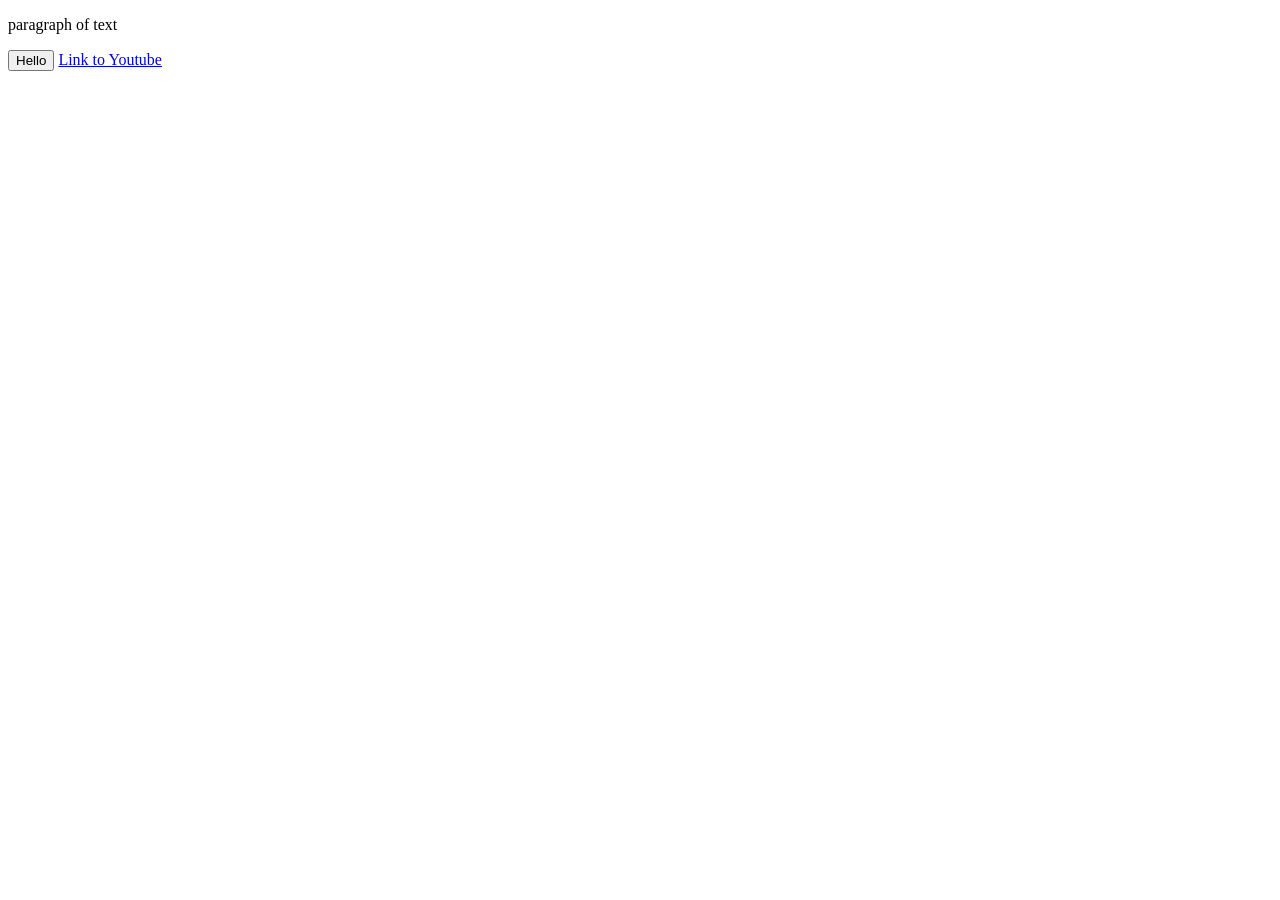
<file: into-to-html/website.html>
<!DOCTYPE html> <!-- tells browser to use modern version of html-->
<html>
    <head> <!--style elements should go in the head, since they're not elements on page but influence them-->
        <title>First Website</title>
    </head> <!--Has one head and one body, body should have everything visible in page -->
    <body>
        <!-- syntax rule, spaces in the paragraph doesn't do anyhting to the space in website, need to format-->
        <p> 
            paragraph of text
        </p>

        <button>
            Hello
        </button> <!--this is a simple button-->

        <a href = "https://www.youtube.com/" target="_blank">
            Link to Youtube
        </a> 
        <!--target attribute makes it open in a new tab, default opens on the same tab -->

    </body>
</html>
</file>
<file: styles/general.css>
p {
    margin-top: 0px; 
    margin-bottom: 0px;
}

body {
    margin: 0px;
    padding-top: 80px;
    padding-left: 98px;
    padding-bottom: 24px;
    padding-right: 24px;
    font-family: Roboto, Arial; /* take advantage of inheritence */
}
</file>
<file: styles/header.css>
/* for the search bar, youtube logo, and icons on the right */


.header {
    height: 55px;
    display: flex; 
    flex-direction: row;
    justify-content: space-between;
    /*to evenly space the three sections */

    position: fixed; /* to make a heading fixed section */
    top: 0px;
    left: 0px; 
    right: 0px;
    background-color: white;
    z-index: 100; /*to make sure its on top of the absolute elements */

    /* border-bottom-width: 1px;
    border-bottom-style: solid;
    border-bottom-color: rgba(192, 192, 192, 0.7); 
        to make a border on the bottom of header, don't want */
}

.left-section {
    display: flex;
    align-items: center;
}


.hamburger-menu {
    height:27px;
    margin-left: 24px;
    margin-right: 22px;
}

.youtube-logo {
    height: 20px;
}

.middle-section {
    flex: 1;
    margin-left: 70px;
    margin-right: 35px;
    max-width: 500px;
    display: flex;
    align-items: center;
}

.search-bar {
    flex: 1;
    height: 36px;
    padding-left: 10px;
    font-size: 16px;
    border: 1px solid rgba(192, 192, 192, 0.7); /* can combine it all together */
    box-sizing: inset 1px 2px 5px rbga(0,0,0, 0.05);
    border-top-left-radius: 20px;
    border-bottom-left-radius: 20px;
}

.search-bar::placeholder {
    font-family: Roboto, Arial; 
    font-size: 14px;
}

.search-button {
    height: 40px;
    width: 66px;
    background-color: rgba(240,240,240, 0.5);
    border-width: 1px;
    border-style: solid;
    border-color: rgba(192, 192, 192, 0.7);
    margin-left: -1px;
    margin-right: 10px;
    border-top-right-radius: 20px;
    border-bottom-right-radius: 20px;
}
.search-button,
.voice-search-button,
.upload-icon-container,
.notifications-icon-container {
    position: relative; /* so that we can make the tooltip position relative to these buttons */
    display: flex;
    justify-content: center; /*will align it horizontally */
    align-items: center; /*align vertically, the text and icons */
}

.search-button .tooltip,
.voice-search-button .tooltip,
.upload-icon-container .tooltip,
.notifications-icon-container .tooltip {
    font-family: Roboto, Arial;
    position: absolute;
    background-color: rgba(60, 55, 55, 0.7);
    color: white;
    padding-top: 10px;
    padding-bottom: 10px;
    padding-left: 8px;
    padding-right: 8px;
    border-radius: 3px;
    font-size: 12px;
    bottom: -42px;
    opacity: 0;
    transition: opacity 0.15s;
    pointer-events: none; /* when the mouse hovers over tooltip text it doesn't show,
    only works if we're hovering on the pointer itself */
    white-space: nowrap; /*prevents text from wrapping around */
}

.search-button:hover .tooltip,
.voice-search-button:hover .tooltip,
.upload-icon-container:hover .tooltip,
.notifications-icon-container:hover .tooltip { /* target tooltip only when we hover over button */
    opacity: 1;
}

.search-icon {
    width: 60%;
    height: 60%;
    object-fit: contain;
}

.voice-search-button {
    width: 40px;
    height: 40px;
    border-radius: 20px;
    border: none;
    background-color: rgb(245,245,245);
}

.voice-search-button img {
    width: 80%;
    height: 80%;
    object-fit: contain;
}

.right-section {
    width: 150px;
    display: flex;
    align-items: center;
    justify-content: space-between;
    flex-shrink: 0; /*means that the right section doesn't shrink */
}

.upload-icon {
    height: 24px;
}

.notifications-icon {
    height: 24px;
}

.notifications-icon-container {
    position: relative;
}

.notifications-count {
    position: absolute;
    top: -2px; 
    right:-2px;
    background-color: rgb(200,10,50);
    color:white;
    font-size: 11px;
    padding-left: 5px;
    padding-right: 5px;
    padding-top: 2px;
    padding-bottom: 2px;
    border-radius: 10px;
}

.current-user-picture {
    height: 32px;
    border-radius: 16px;
    margin-right: 20px;
}
</file>
<file: styles/video.css>
.video-grid {
    display: grid;
    grid-template-columns: 1fr 1fr 1fr;
    column-gap: 15px;
    row-gap: 40px; /* to make space between each box */
    font-family: Roboto, Arial; /* inherited by all elements, like video time */
    
    /* INHERITENCE 
    if we did this
        { text-decoration: underline; }
        it would underline all the text within the text elements in the grid 
    but some elements do not get inherited
        { border: 2px solid red; }
        this would put a border only around the entire grid, not all elements inside 
    inheritence mostly works with text properties (like bold, font, etc) */
}

@media (max-width: 1000px) { /* css only activates if screen size is 600px or less */
    .video-grid {
        grid-template-columns: 1fr 1fr;
    }
}

@media (max-width: 700px) { 
    /* comes second since media queries need to be ordered largest to smallest, 
    if it comes first, the 1000px might unintentionally override */
    .video-grid {
        grid-template-columns: 1fr;
    }
}

@media (min-width: 1400px) {
    .video-grid {
        grid-template-columns: 1fr 1fr 1fr 1fr;
    }
}

.video-preview {
    display: inline-block;
    vertical-align: top; 
    /*don't really need these now because of grid display */
}

.thumbnail-row { /* the div containing the thumbnail, tbh could've done this to the thumbnail directly */
    margin-bottom: 12px;
    position: relative;
}

.thumbnail {
    width: 100%; /*will adjust height to maintain shape */
    display: block; /*not really needed, since its the only element in the top vertical div */
    border-radius: 10px;
}

.video-time {
    background-color: rgba(10,10,10,0.5);
    color: white;
    position: absolute;
    bottom: 5px;
    right: 4px;
    font-size: 12px;
    font-weight: 500;
    padding: 3px;
    border-radius: 4px;
}

.video-info-grid {
    display: grid; 
    grid-template-columns: 50px 1fr;
}

.channel-picture { /*the horizontal div */
    vertical-align: top;
}

.profile-picture { 
    width: 75%; /* will take up entire space of its container, the channel-picture div */
    /* which will be good for when we want to scale and resize */
    border-radius: 25px;
}

.video-title {
    margin-top: 0px; /* don't really need this, since all paragraphs have 0px margin now */
    font-size: 16px;
    font-weight: 500; /*don't use px for this, just the number */
    line-height: 22px;
    margin-bottom: 2px;
}

.video-author, .video-stats {
    font-size: 14px;
    color: rgb(96, 96, 96);
    font-weight: 400;
    line-height: 20px;
}

.video-author {
    margin-bottom: -1.4px;
}
</file>
<file: styles/sidebar.css>
.sidebar {
    position: fixed;
    left: 0px;
    bottom: 0px;
    top: 55px;
    background-color: white;
    width: 72px;
    padding-top: 5px;
}

.sidebar-link {
    height: 74px;
    display: flex;
    justify-content: center; /* for vertical centering of icons NOW THAT FLEX DIRECTION IS COLUM */
    align-items: center; /* for horizonal centering NOW THAT FLEX DIRECTION IS COLUMN */
    /* changing the flex direction switches the function of justify-content and align-items */
    flex-direction: column; /*displays elements vertically, 
    so the icon and word are above and below each other */
    cursor: pointer;
}

.sidebar-link img {
    height: 24px;
    margin-bottom: 4px;
}

.sidebar-link div {
    font-family: Roboto, Arial;
    font-size: 10px;
}

.sidebar-link:hover {
    background-color: rgb(235,235,235);
}
</file>
<file: into-to-html/styles/buttons.css>
/*for css code*/
            .subscribe-button { 
                background-color: rgb(200, 0, 0);
                color: white;
                border: none;
                /* height: 36px;   don't wanna do this since text can overflow
                width: 105px; */ 
                padding-top: 10px;
                padding-bottom: 10px;
                padding-left: 16px; 
                padding-right: 16px; /* padding is better alternative for height/width */
                border-radius: 2px; /* to make rounded corners */
                cursor: pointer; /* to get a hand over the button */
                margin-right: 8px; /*to add space between the bottons*/
                margin-left: 8px;
                transition: opacity 0.15s; /* transitions to clearly opacity and how long */
                vertical-align: top; /* aligns to top instead of by text */
            }
            
            .subscribe-button:hover { /*styles that apply only when we hover */
                opacity: 0.8; /* how faded the element is */
            }
            
            .subscribe-button:active { /*styles apply when we click on the button */
                opacity: 0.5;
            }
            
            .join-button {
                background-color: white;
                border-color: rgb(6, 95, 212);
                border-style: solid; /*so there's no color gradient */
                border-width: 1px;
                color: rgb(6, 95, 212);
                border-radius: 2px;
                cursor: pointer;
                padding-top: 9px;  /*adds space on the inside of the button */
                padding-bottom: 9px; /* need to make 1px smaller than subscribe due to border */
                padding-left: 16px; 
                padding-right: 16px;
            
                transition: background-color 0.15s, color 0.15s; 
                /*make sure to put hover in the botton and not the hover feature 
                otherwise it won't work when you're hovering off the button, will only work one way */
            }
            
            .join-button:hover { /*want to invert normal colors of botton */
                background-color: rgb(6, 95, 212);
                color: white;
            }
            
            .join-button:active {
                opacity: 0.7; 
            }
            
            .tweet-button {
                background-color: rgb(2, 158, 255);
                color: white;
                border: none;
                /*height: 36px;
                width: 74px; */ /* using padding instead */
                padding-top: 10px;
                padding-bottom: 10px;
                padding-left: 16px; 
                padding-right: 16px;
                border-radius: 18px; /*have to set to have of height or width, whichever is lower --> makes it round */
                font-weight: bold;
                font-size: 15px;
                cursor: pointer;
                margin-left: 8px;
                transition: box-shadow 0.15s;
                vertical-align: top;
            }
            
            .tweet-button:hover {
                box-shadow: 5px 5px 10px rgba(0,0,0,0.15); /* to create a shadow */
                /* horizontal position, vertical position, blur, and color */
            }
</file>
<file: into-to-html/styles/text.css>
/*css for text.html, the youtube sample text one */

p { 
    font-family: Roboto; /* will apply to all paragraphs */
    margin-top: 0; 
    margin-bottom: 0;
}
.video-title {
    font-weight: bold;
    font-size: 18px;
    width: 280px;
    line-height: 24px; /*spacing between lines */
    margin-bottom: 5px; /* this will still override the <p> since its more specific */
        /*  selector is more specific than the p one, so it's used, targets smaller group of elements */
}

.video-stats {
    font-size: 14px;
    color: rgb(96, 96, 96);
    /* margin-top: 0px; don't need these since we have it in the <p> tag */
    margin-bottom: 20px;
}

.video-author {
    font-size: 14px;
    color: rgb(96, 96, 96);
    /* margin-top: 0px; don't need these since we have it in the <p> tag */
    margin-bottom: 20px;
}

.video-description {
    font-size: 14px;
    color: rgb(96, 96, 96);
    width: 280px; /*since we want it to wrap around */
    line-height: 22px;
    margin-bottom: 100px;
    /* margin-top: 0px; don't need these since we have it in the <p> tag */
}

.apple-text {
    font-size: 14px;
    background-color: rgb(227, 65, 64);
    color: white;
    text-align: center; /*centers the text */
    padding-top:18px; 
    padding-bottom: 18px;
    /* text-decoration: underline;    this will underline everything */

    /* can do <span class = ""></span> in a paragraph and put text in between
    this is a genetic text feature, so using the class we can style with css 
    however we want to
    also have basic ones like <strong>text</strong> to bold and <u> text </u> to underline */
}

.shop-link {
    cursor: pointer; /* mouse turns into pointer over text */
    margin-left: 6px; /*adds spacing between teh words */
}

.shop-link:hover {
    text-decoration: underline;
}

.tbnail {
    width: 300px; /*will adjust height to maintain shape */
    height: 300px;
    object-fit: contain; /* tells it to be fully contained in the area and not stretch it */
    /* if we did object-fit: cover; it would not stretch and fill the area (if its bigger */
    object-position: bottom;
    border-width: 2px;
    border-style: solid;
    border-color: red;
}
</file>
